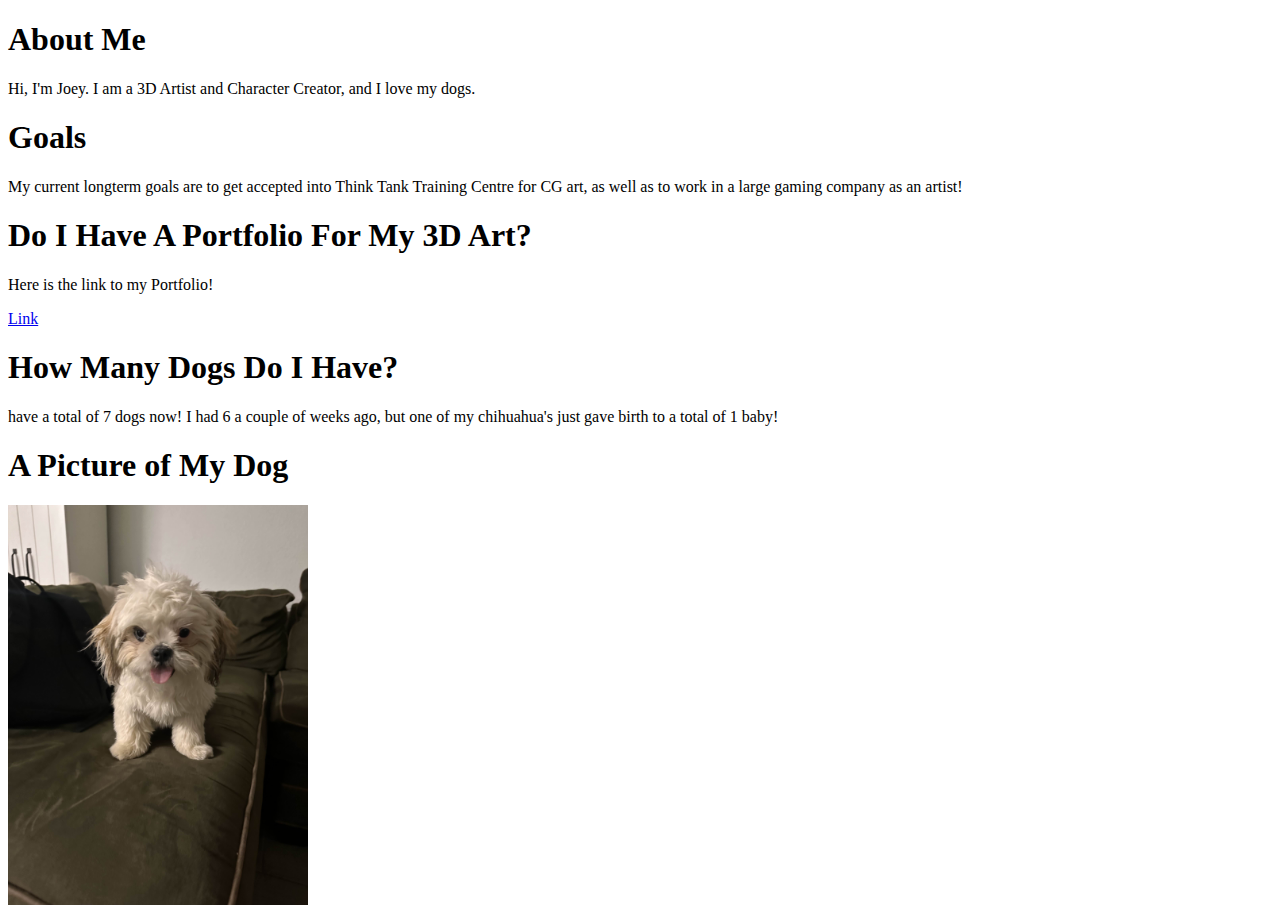
<file: index.html>
<!DOCTYPE html>
<html>
    <head>
        <title>Joey's Portfolio</title>
    </head>
    <body>
        <section id="About-Me">
            <h1>About Me</h1>
        <p>Hi, I'm Joey. I am a 3D Artist and Character Creator, and I love my dogs.</p>
        </section>

        <section id="goals">
            <h1>Goals</h1>
            <p> My current longterm goals are to get accepted into Think Tank Training Centre for CG art, as well as to work in a large gaming company as an artist!</p>
        </section>

        <section id="3d-work">
            <h1>Do I Have A Portfolio For My 3D Art?</h1>
            <p> Here is the link to my Portfolio!</p>
            <p><a href="//jjorta.myportfolio.com/" target="_blank">Link </a></p>
        </section>
        
        <section id="how-many-dogs">
            <h1>How Many Dogs Do I Have?</h1>
            <p>have a total of 7 dogs now! I had 6 a couple of weeks ago, but one of my chihuahua's just gave birth to a total of 1 baby!</p> 
        </section>

        <section id="a-pic-of-dog">
            <h1>A Picture of My Dog</h1>
            <img src="chata.jpg" style="height: 400px;"/>

        </section>

    </body>
</html>
</file>
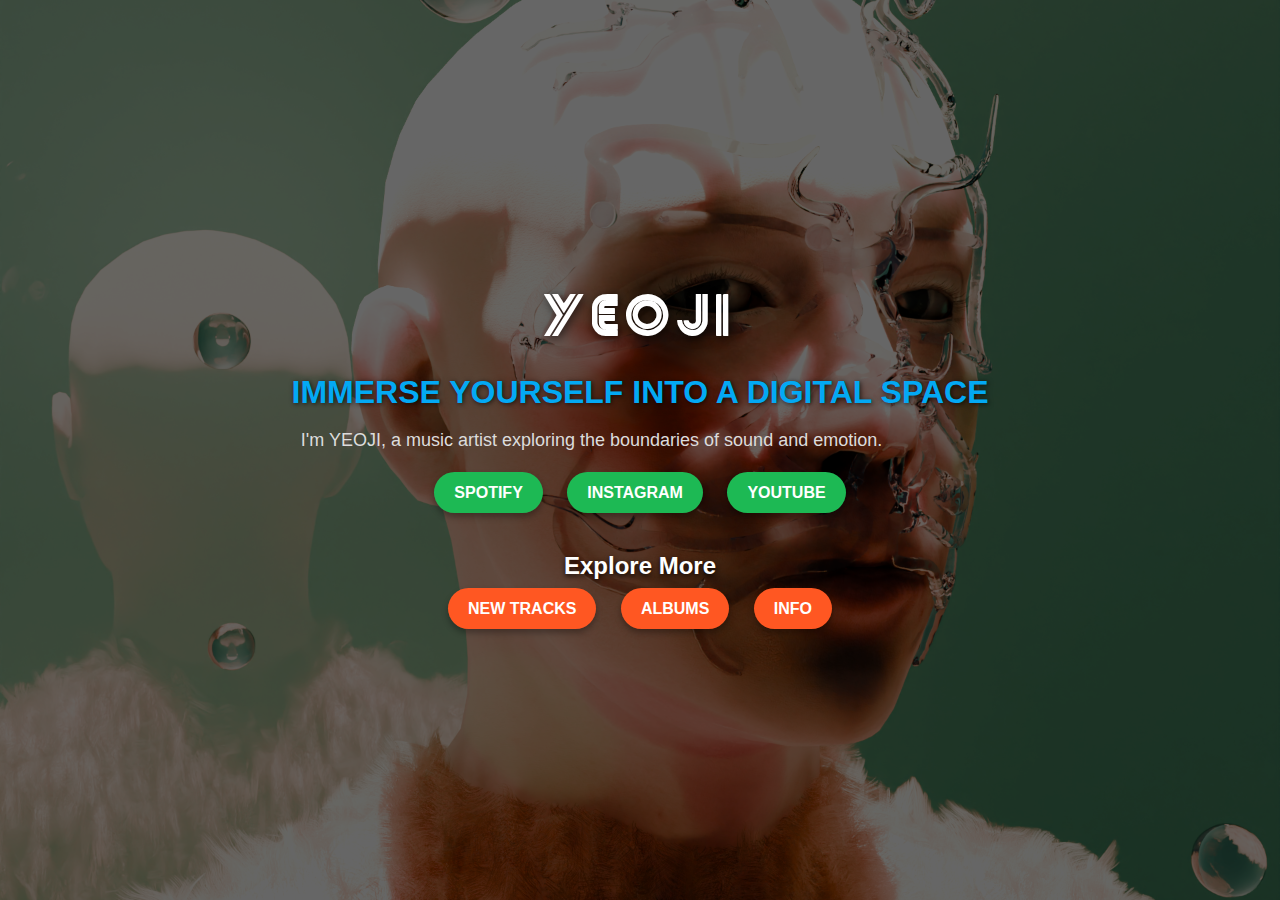
<file: final1.html>
<!DOCTYPE html>
<html lang="en">
<head>
    <meta charset="UTF-8">
    <meta name="viewport" content="width=device-width, initial-scale=1.0">
    <title>YEOJI's Portfolio</title>
    <!-- Link to the final1.css file -->
    <link rel="stylesheet" href="final1.css">
</head>
<body>
    <div class="hero">
        <div class="overlay">
            <header class="header">
                <h1>YEOJI</h1>
            </header>
            <section class="intro-content">
                <h2>IMMERSE YOURSELF INTO A DIGITAL SPACE</h2>
                <p>
                    I'm YEOJI, a music artist exploring the boundaries of sound and emotion.
                </p>
                <div class="buttons">
                    <a href="https://open.spotify.com/artist/7wo2EHbQkav6cxylzE3xsc" target="_blank" class="button">Spotify</a>
                    <a href="https://www.instagram.com/yeojt1ld/" target="_blank" class="button">Instagram</a>
                    <a href="https://www.youtube.com/@yeojt1ld" target="_blank" class="button">YouTube</a>
                </div>
            </section>
            <section class="extra-buttons-section">
                <h2>Explore More</h2>
                <div class="extra-buttons">
                
                    <a href="new-tracks.html" class="extra-button">New Tracks</a>
                    <a href="albums.html" class="extra-button">Albums</a>
                    <a href="info.html" class="extra-button">Info</a>
                </div>
            </section>
        </div>
    </div>
</body>
</html>
</file>
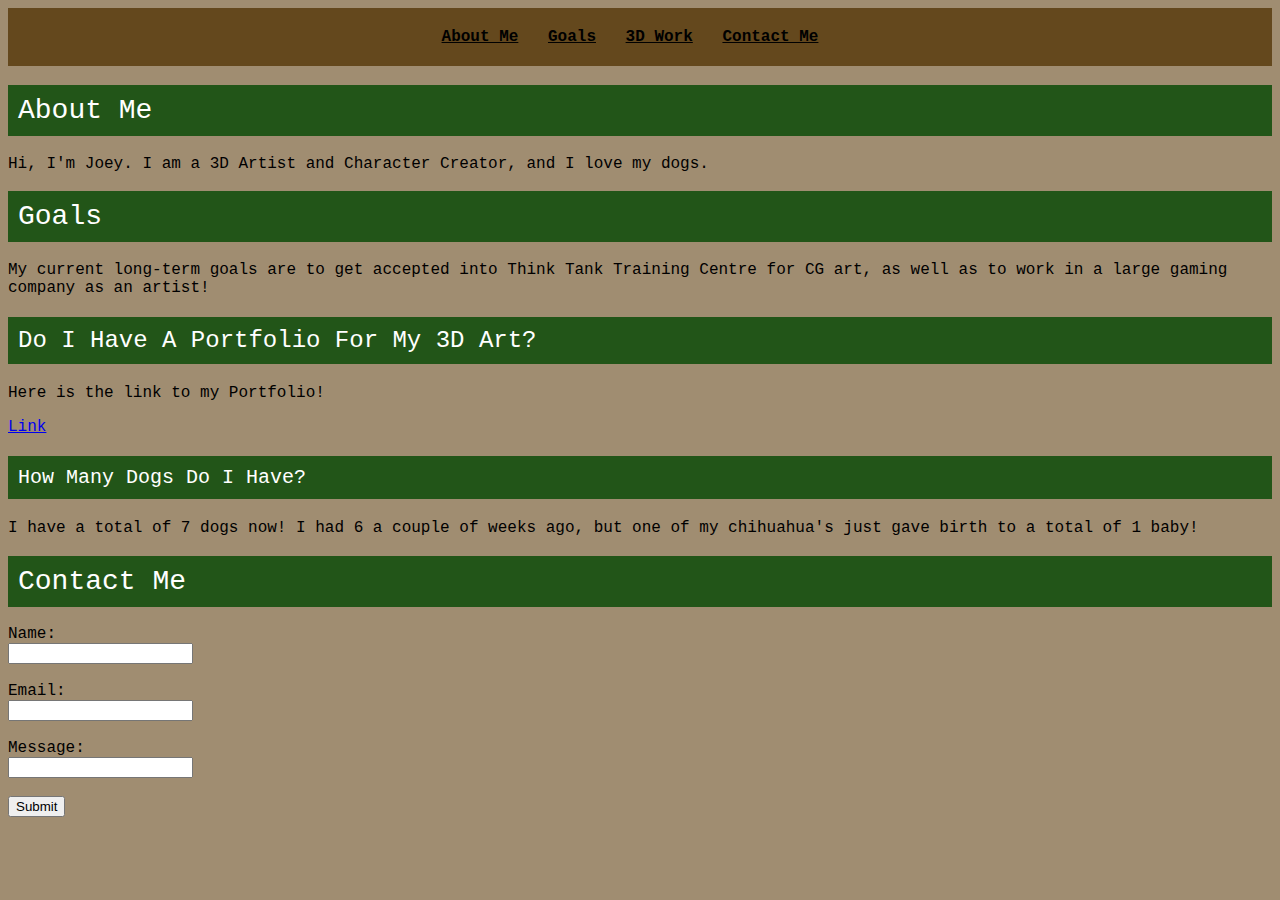
<file: index2.html>
<!DOCTYPE html>
<html>
    <head>
        <title>Joey's Portfolio</title>
        <style>
            body {
                font-family: 'Courier New', Courier, monospace;
                background-color: #a08d71;
            }
            h1, h2, h3 {
                font-family: 'Courier New', Courier, monospace;
                color: rgb(255, 255, 255);
                background-color: rgb(34, 85, 24);
                font-weight: 200;
                padding: 10px;
            }
            h1 {
                font-size: 28px;
            }
            h2 {
                font-size: 24px;
            }
            h3 {
                font-size: 20px;
            }
            nav a {
                color: rgb(0, 0, 0);
                text-decoration: underline;
                margin-right: 20px;
                font-weight: bold;
            }
        </style>
    </head>
    <body>
        <nav style="background-color: rgb(100, 72, 29); padding: 20px; text-align: center;">
            <a href="#about-me">About Me</a>
            <a href="#goals">Goals</a>
            <a href="#3d-work">3D Work</a>
            <a href="#contact-me">Contact Me</a>
        </nav>

        <section id="about-me">
            <h1>About Me</h1>
            <p>Hi, I'm Joey. I am a 3D Artist and Character Creator, and I love my dogs.</p>
        </section>

        <section id="goals">
            <h1>Goals</h1>
            <p>My current long-term goals are to get accepted into Think Tank Training Centre for CG art, as well as to work in a large gaming company as an artist!</p>
        </section>

        <section id="3d-work">
            <h2>Do I Have A Portfolio For My 3D Art?</h2>
            <p>Here is the link to my Portfolio!</p>
            <p><a href="//jjorta.myportfolio.com/" target="_blank">Link </a></p>
        </section>

        <section id="how-many-dogs">
            <h3>How Many Dogs Do I Have?</h3>
            <p>I have a total of 7 dogs now! I had 6 a couple of weeks ago, but one of my chihuahua's just gave birth to a total of 1 baby!</p>
        </section>

        <section id="contact-me">
            <h1>Contact Me</h1>
            <form>
                <label for="name">Name:</label><br>
                <input type="text" id="name"><br><br>
                <label for="email">Email:</label><br>
                <input type="email" id="email"><br><br>
                <label for="message">Message:</label><br>
                <input type="text" id="message"><br><br>
                <button type="submit">Submit</button>
            </form>
        </section>
    </body>
</html>
</file>
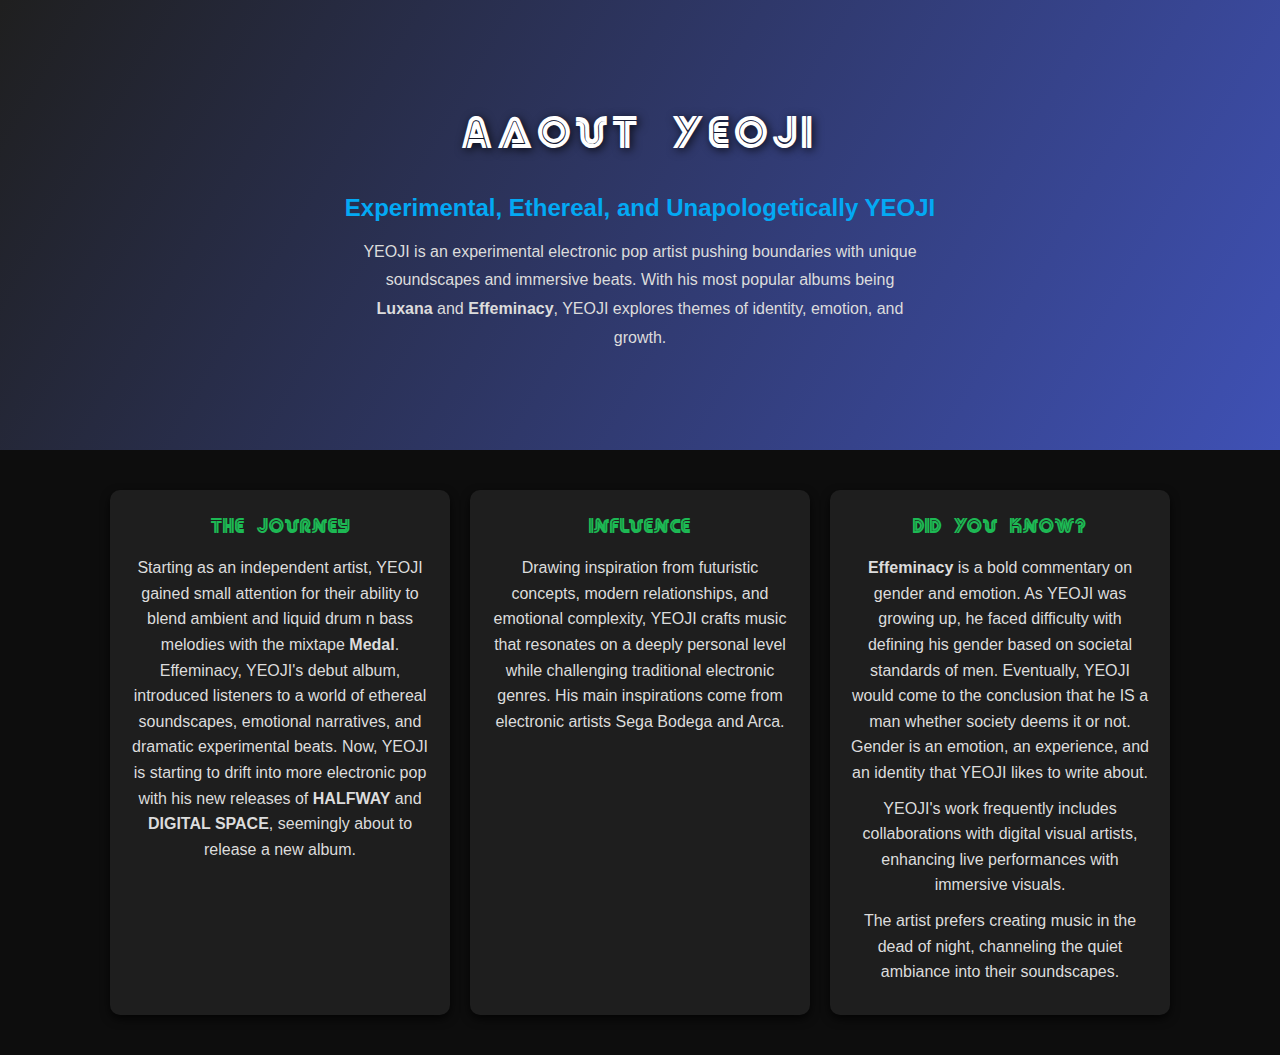
<file: info.html>
<!DOCTYPE html>
<html lang="en">
<head>
    <meta charset="UTF-8">
    <meta name="viewport" content="width=device-width, initial-scale=1.0">
    <title>About YEOJI</title>
    <link rel="stylesheet" href="info.css">
</head>
<body>
    <div class="info-hero">
        <header class="header">
            <h1>About YEOJI</h1>
        </header>
        <div class="intro-content">
            <h2>Experimental, Ethereal, and Unapologetically YEOJI</h2>
            <p>
                YEOJI is an experimental electronic pop artist pushing boundaries with unique soundscapes and immersive beats. 
                With his most popular albums being <strong>Luxana</strong> and <strong>Effeminacy</strong>, 
                YEOJI explores themes of identity, emotion, and growth.
            </p>
        </div>
    </div>
    <section class="artist-details">
        <div class="bio">
            <h2>The Journey</h2>
            <p>
                Starting as an independent artist, YEOJI gained small attention for their ability to blend ambient and liquid drum n bass melodies
                 with the mixtape <strong>Medal</strong>. Effeminacy, YEOJI's debut album, introduced listeners to a world of ethereal 
                 soundscapes, emotional narratives, and dramatic experimental beats. Now, YEOJI is starting to drift into more electronic pop with his new releases of
                  <strong>HALFWAY</strong> and <strong>DIGITAL SPACE</strong>, seemingly about to release a new album.
            </p>
        </div>
        <div class="highlight">
            <h2>Influence</h2>
            <p>
                Drawing inspiration from futuristic concepts, modern relationships, and emotional complexity, 
                YEOJI crafts music that resonates on a deeply personal level while challenging traditional electronic genres. His main inspirations come from electronic artists Sega Bodega and Arca.
            </p>
        </div>
        <div class="fun-facts">
            <h2>Did You Know?</h2>
            <ul>
                <li><strong>Effeminacy</strong> is a bold commentary on gender and emotion. As YEOJI was growing up, he faced difficulty with defining his gender based on societal standards of men. 
                Eventually, YEOJI would come to the conclusion that he IS a man whether society deems it or not. Gender is an emotion, an experience, and an identity that YEOJI likes to write about. </li>
                <li>YEOJI's work frequently includes collaborations with digital visual artists, enhancing live performances with immersive visuals.</li>
                <li>The artist prefers creating music in the dead of night, channeling the quiet ambiance into their soundscapes.</li>
            </ul>
        </div>
    </section>
</body>
</html>
</file>
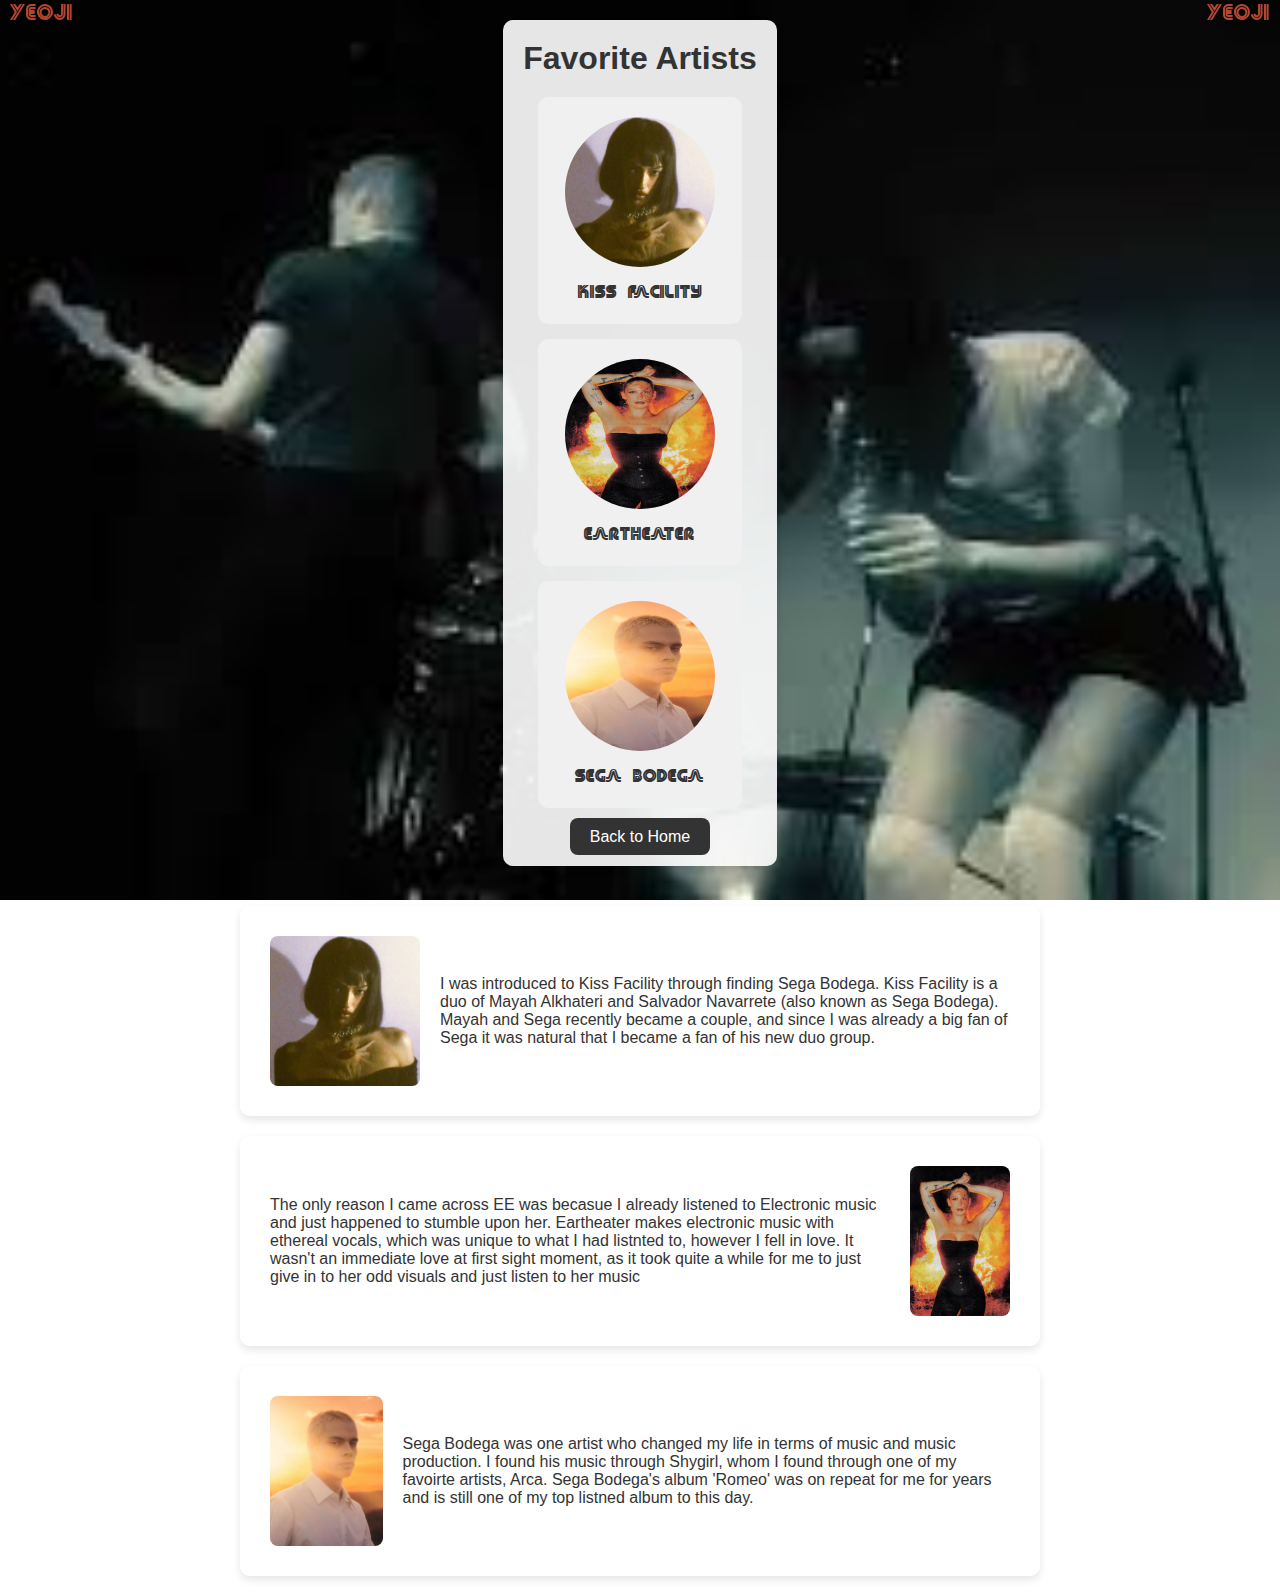
<file: midterm2.html>
<!DOCTYPE html>
<html>
<head>
  <meta charset="UTF-8">
  <meta name="viewport" content="width=device-width, initial-scale=1.0">
  <title>Joseph Orta's Favorite Artists</title>
  <style>
    @font-face {
      font-family: 'Yagi Double';
      src: url('dxsyagidouble.ttf') format('truetype');
    }

    * {
      box-sizing: border-box;
      margin: 0;
      padding: 0;
    }

    body {
      font-family: Arial, sans-serif;
      background: url('kf.jpeg') no-repeat center center fixed;
      background-size: cover;
      color: #333;
      display: flex;
      flex-direction: column;
      align-items: center;
      min-height: 100vh;
      margin: 0;
      overflow-y: auto;
    }

    /* for yeoji animation*/
    .falling-text {
      position: fixed;
      font-family: 'Yagi Double', sans-serif;
      font-size: 24px;
      color: #ff6347;
      opacity: 0.7;
      pointer-events: none;
      animation: fall 5s linear infinite;
    }

    .falling-text.left {
      left: 10px;
      animation-delay: 0s;
    }

    .falling-text.right {
      right: 10px;
      animation-delay: 2.5s;
    }

    @keyframes fall {
      0% { top: -50px; opacity: 0.7; }
      20% { opacity: 1; }
      100% { top: 100vh; opacity: 0; }
    }

    .container {
      max-width: 800px;
      text-align: center;
      padding: 20px;
      background-color: rgba(255, 255, 255, 0.9); 
      box-shadow: 0 4px 8px rgba(0, 0, 0, 0.1);
      border-radius: 10px;
      margin: 20px;
    }

    h1 {
      color: #333;
      margin-bottom: 20px;
    }

    .artist {
      background-color: #f0f0f0;
      margin: 15px;
      padding: 20px;
      border-radius: 10px;
      text-align: center;
    }

    .artist img {
      width: 150px;
      height: 150px;
      border-radius: 50%;
      margin-bottom: 10px;
      transition: transform 0.2s ease;
    }

    .artist img:hover {
      animation: wobble 0.2s infinite alternate;
    }

    .artist a {
      color: #333;
      font-family: 'Yagi Double', sans-serif;
      font-size: 20px;
      font-weight: bold;
      text-decoration: none;
    }

    .artist a:hover {
      color: #ff6347;
    }

    @keyframes wobble {
      0% { transform: rotate(0deg); }
      25% { transform: rotate(5deg); }
      50% { transform: rotate(-5deg); }
      75% { transform: rotate(3deg); }
      100% { transform: rotate(-3deg); }
    }

    .button-container {
      margin-top: 20px;
    }

    .button {
      padding: 10px 20px;
      color: white;
      background-color: #333;
      border: none;
      text-decoration: none;
      border-radius: 8px;
      transition: transform 0.2s ease;
    }

    .button:hover {
      background-color: #555;
      transform: scale(1.1);
    }

    /* zigzag */
    .zigzag-container {
      max-width: 800px;
      margin: 20px auto;
      display: flex;
      flex-direction: column;
      gap: 20px;
    }

    .zigzag-item {
      display: flex;
      align-items: center;
      background-color: rgba(255, 255, 255, 0.9);
      padding: 20px;
      border-radius: 10px;
      box-shadow: 0 4px 8px rgba(0, 0, 0, 0.1);
    }

    .zigzag-item img {
      width: 150px;
      height: 150px;
      border-radius: 8px;
      margin: 10px;
    }

    .zigzag-left {
      flex-direction: row;
    }

    .zigzag-right {
      flex-direction: row-reverse;
    }

    .zigzag-text {
      font-size: 16px;
      color: #333;
      padding: 10px;
      text-align: left;
      font-family: Arial, sans-serif;
    }
  </style>
</head>
<body>
  
  <div class="falling-text left">Yeoji</div>
  <div class="falling-text right">Yeoji</div>

  
  <div class="container">
    <h1>Favorite Artists</h1>
    <div class="artist">
      <img src="kiss.jpeg" alt="Kiss Facility">
      <p><a href="https://open.spotify.com/artist/5gHuonqo1YwbLPKQAl7jD5">Kiss Facility</a></p>
    </div>
    <div class="artist">
      <img src="ea.jpg" alt="Eartheater">
      <p><a href="https://open.spotify.com/artist/18ca9d5EU5R1AhVKPR1cm0">Eartheater</a></p>
    </div>
    <div class="artist">
      <img src="sega.jpeg" alt="Sega Bodega">
      <p><a href="https://open.spotify.com/artist/1ZvF4Sgnre3Rk2CpiNy077">Sega Bodega</a></p>
    </div>
    <div class="button-container">
      <a href="midterm1.html" class="button">Back to Home</a>
    </div>
  </div>


  <div class="zigzag-container">
    <div class="zigzag-item zigzag-left">
      <img src="kiss.jpeg" alt="Kiss Facility">
      <p class="zigzag-text">I was introduced to Kiss Facility through finding Sega Bodega. Kiss Facility is a duo of Mayah Alkhateri and Salvador Navarrete (also known as Sega Bodega).
        Mayah and Sega recently became a couple, and since I was already a big fan of Sega it was natural that I became a fan of his new duo group.
      </p>
    </div>
    <div class="zigzag-item zigzag-right">
      <img src="ea.jpg" alt="Eartheater">
      <p class="zigzag-text">The only reason I came across EE was becasue I already listened to Electronic music and just happened to 
        stumble upon her. Eartheater makes electronic music with ethereal vocals, which was unique to what I had listnted to, however I fell in love. It wasn't an immediate love at 
        first sight moment, as it took quite a while for me to just give in to her odd visuals and just listen to her music</p>
    </div>
    <div class="zigzag-item zigzag-left">
      <img src="sega.jpeg" alt="Sega Bodega">
      <p class="zigzag-text">Sega Bodega was one artist who changed my life in terms of music and music production. I found his music through Shygirl, whom I found through one of my favoirte artists, Arca. Sega Bodega's album 'Romeo' was on repeat for me for years and is still one of my top listned album to this day. </p>
    </div>
  </div>
</body>
</html>
</file>
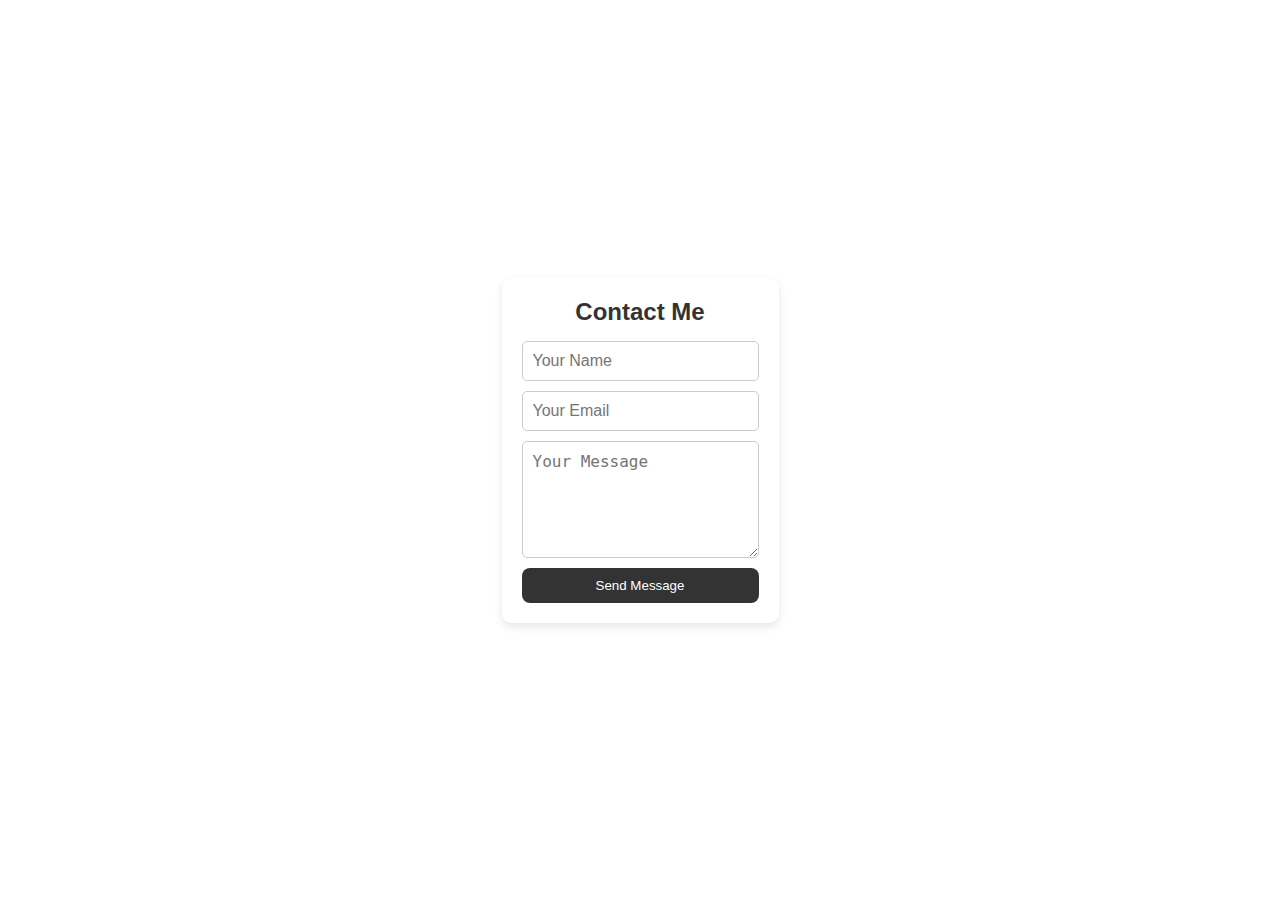
<file: midterm3.html>
<!DOCTYPE html>
<html>
<head>
  <meta charset="UTF-8">
  <meta name="viewport" content="width=device-width, initial-scale=1.0">
  <title>Contact - Joseph Orta</title>
  <style>
    * {
      box-sizing: border-box;
      margin: 0;
      padding: 0;
    }

    body {
      font-family: Arial, sans-serif;
      background: url('https://media.giphy.com/media/TxF8yQUQSiTV6/giphy.gif') no-repeat center center fixed;
      background-size: cover;
      color: #333;
      display: flex;
      align-items: center;
      justify-content: center;
      height: 100vh;
      margin: 0;
    }

    .container {
      max-width: 600px;
      text-align: center;
      padding: 20px;
      background-color: rgba(255, 255, 255, 0.5);
      box-shadow: 0 4px 8px rgba(0, 0, 0, 0.1);
      border-radius: 10px;
    }

    h1 {
      font-size: 24px;
      color: #333;
      margin-bottom: 15px;
    }

    form {
      display: flex;
      flex-direction: column;
      gap: 10px;
      margin-top: 15px;
    }

    input, textarea {
      padding: 10px;
      border: 1px solid #ccc;
      border-radius: 5px;
      font-size: 16px;
      width: 100%;
    }

    button {
      padding: 10px;
      color: white;
      background-color: #333;
      border: none;
      border-radius: 8px;
      cursor: pointer;
      transition: background-color 0.3s;
    }

    button:hover {
      background-color: #777;
    }
  </style>
</head>
<body>
  <div class="container">
    <h1>Contact Me</h1>
    <form action="mailto:youremail@example.com" method="post" enctype="text/plain">
      <input type="text" name="name" placeholder="Your Name" required>
      <input type="email" name="email" placeholder="Your Email" required>
      <textarea name="message" rows="5" placeholder="Your Message" required></textarea>
      <button type="submit">Send Message</button>
    </form>
  </div>
</body>
</html>
</file>
<file: final1.css>
/* Import the dxsyagidouble font */
@font-face {
    font-family: 'Dxsyagidouble';
    src: url('dxsyagidouble.ttf') format('truetype');
    font-weight: normal;
    font-style: normal;
}

/* General Reset */
body, h1, h2, p, a {
    margin: 0;
    padding: 0;
    box-sizing: border-box;
    font-family: Arial, sans-serif;
}

body {
    background-color: #121212;
    color: #fff;
    margin: 0;
}

/* Hero Section */
.hero {
    height: 100vh;
    background: url('joey.png') no-repeat center center/cover;
    display: flex;
    justify-content: center;
    align-items: center;
    text-align: center;
    color: #fff;
    position: relative;
}

.hero::before {
    content: '';
    position: absolute;
    top: 0;
    left: 0;
    width: 100%;
    height: 100%;
    background: rgba(0, 0, 0, 0.6); /* Overlay for readability */
    z-index: 1;
}

.overlay {
    z-index: 2;
    position: relative;
}

/* Header */
.header h1 {
    font-family: 'Dxsyagidouble', sans-serif; /* Custom font for YEOJI */
    font-size: 64px;
    letter-spacing: 5px;
    text-shadow: 2px 2px 10px rgba(0, 0, 0, 0.7);
    margin-bottom: 20px;
}

/* Intro Content */
.intro-content h2 {
    font-size: 32px;
    font-weight: bold;
    text-transform: uppercase;
    margin-bottom: 15px;
    color: #03a9f4;
    text-shadow: 1px 1px 5px rgba(0, 0, 0, 0.7);
}

.intro-content p {
    font-size: 18px;
    margin-bottom: 30px;
    max-width: 600px;
    line-height: 1.6;
    color: #dcdcdc;
}

/* Buttons Section */
.buttons .button {
    margin: 10px;
    padding: 12px 20px;
    background: #1db954;
    color: #fff;
    text-decoration: none;
    border-radius: 25px;
    font-size: 16px;
    font-weight: bold;
    transition: background 0.3s, transform 0.2s;
    box-shadow: 0px 4px 6px rgba(0, 0, 0, 0.3);
    text-transform: uppercase;
}

.buttons .button:hover {
    background: #14833b;
    transform: scale(1.05);
    box-shadow: 0px 6px 10px rgba(0, 0, 0, 0.5);
}

/* Extra Buttons Section */
.extra-buttons-section {
    margin-top: 50px;
    text-align: center;
}

.extra-buttons-section h2 {
    font-size: 24px;
    color: #fff;
    margin-bottom: 20px;
    text-shadow: 0px 2px 5px rgba(0, 0, 0, 0.8);
}

.extra-buttons .extra-button {
    margin: 10px;
    padding: 12px 20px;
    background: #ff5722; /* Distinct orange color */
    color: #fff;
    text-decoration: none;
    border-radius: 25px;
    font-size: 16px;
    font-weight: bold;
    transition: all 0.3s ease-in-out;
    box-shadow: 0px 4px 6px rgba(0, 0, 0, 0.3);
    text-transform: uppercase;
}

.extra-buttons .extra-button:hover {
    background: #e64a19; /* Darker orange on hover */
    transform: scale(1.05);
    box-shadow: 0px 6px 10px rgba(0, 0, 0, 0.5);
}
</file>
<file: info.css>
/* Import the dxsyagidouble font */
@font-face {
    font-family: 'Dxsyagidouble';
    src: url('dxsyagidouble.ttf') format('truetype');
    font-weight: normal;
    font-style: normal;
}

/* General Reset */
body, h1, h2, p, ul, li {
    margin: 0;
    padding: 0;
    box-sizing: border-box;
    font-family: Arial, sans-serif;
}

body {
    background: #0d0d0d;
    color: #fff;
    margin: 0;
    line-height: 1.6;
}

/* Hero Section */
.info-hero {
    height: 50vh;
    background: linear-gradient(120deg, #1f1f1f, #3f51b5);
    display: flex;
    flex-direction: column;
    justify-content: center;
    align-items: center;
    text-align: center;
    color: #fff;
}

.info-hero .header h1 {
    font-family: 'Dxsyagidouble', sans-serif;
    font-size: 48px;
    letter-spacing: 4px;
    text-shadow: 2px 2px 10px rgba(0, 0, 0, 0.8);
}

.info-hero .intro-content h2 {
    font-size: 24px;
    margin-top: 15px;
    color: #03a9f4;
}

.info-hero .intro-content p {
    margin-top: 10px;
    max-width: 600px;
    color: #dcdcdc;
    line-height: 1.8;
    padding: 0 20px;
}

/* Artist Details Section */
.artist-details {
    padding: 40px 20px;
    display: flex;
    flex-wrap: wrap;
    justify-content: center;
    gap: 20px;
}

.artist-details .bio,
.artist-details .highlight,
.artist-details .fun-facts {
    background: #1e1e1e;
    border-radius: 10px;
    padding: 20px;
    width: 300px;
    box-shadow: 0px 4px 10px rgba(0, 0, 0, 0.7);
    text-align: center;
    transition: transform 0.3s, box-shadow 0.3s;
}

.artist-details .bio:hover,
.artist-details .highlight:hover,
.artist-details .fun-facts:hover {
    transform: scale(1.05);
    box-shadow: 0px 6px 15px rgba(0, 0, 0, 0.9);
}

.artist-details h2 {
    font-family: 'Dxsyagidouble', sans-serif;
    font-size: 22px;
    color: #1db954;
    margin-bottom: 10px;
}

.artist-details p,
.artist-details ul li {
    font-size: 16px;
    color: #dcdcdc;
    margin-bottom: 10px;
}

.artist-details ul {
    list-style-type: none;
    padding: 0;
}
</file>
